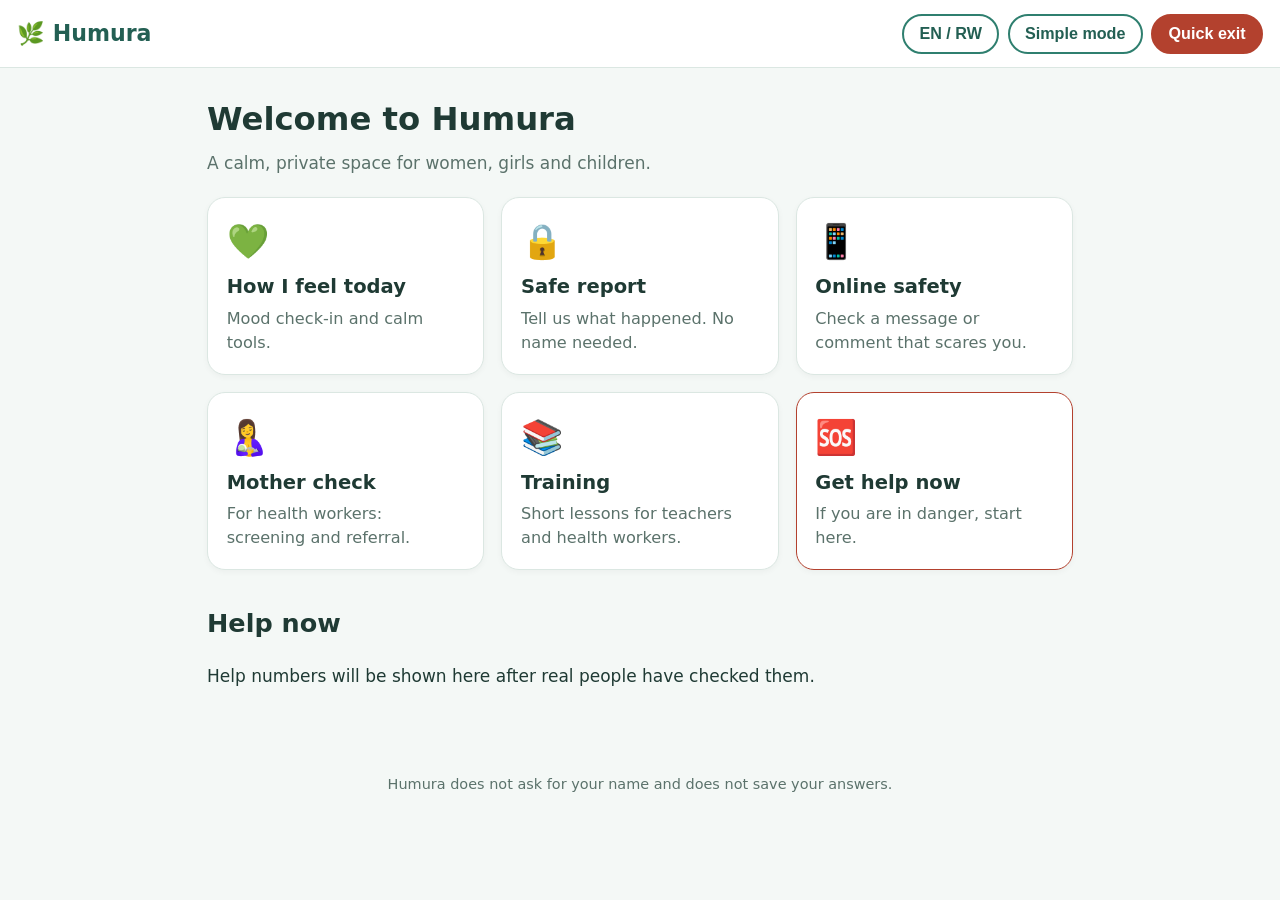
<file: humura/public/index.html>
<!DOCTYPE html>
<html lang="en">
<head>
  <meta charset="UTF-8">
  <meta name="viewport" content="width=device-width, initial-scale=1">
  <title>Humura</title>
  <link rel="stylesheet" href="css/style.css">
</head>
<body>
<header>
  <div class="logo">🌿 Humura</div>
  <div class="tools">
    <button class="btn" id="langBtn">EN / RW</button>
    <button class="btn" id="simpleBtn" data-i18n="simple">Simple mode</button>
    <button class="btn exit" id="exitBtn" data-i18n="exit">Quick exit</button>
  </div>
</header>

<main>
  <section class="hero">
    <h1 data-i18n="welcome">Welcome to Humura</h1>
    <p data-i18n="tagline">A calm, private space for women, girls and children.</p>
  </section>

  <section class="grid">
    <a class="card" href="wellbeing.html">
      <div class="icon">💚</div>
      <h2 data-i18n="c1t">How I feel today</h2>
      <p data-i18n="c1p">Mood check-in and calm tools.</p>
    </a>
    <a class="card" href="safe-report.html">
      <div class="icon">🔒</div>
      <h2 data-i18n="c2t">Safe report</h2>
      <p data-i18n="c2p">Tell us what happened. No name needed.</p>
    </a>
    <a class="card" href="online-safety.html">
      <div class="icon">📱</div>
      <h2 data-i18n="c3t">Online safety</h2>
      <p data-i18n="c3p">Check a message or comment that scares you.</p>
    </a>
    <a class="card" href="mother-check.html">
      <div class="icon">🤱</div>
      <h2 data-i18n="c4t">Mother check</h2>
      <p data-i18n="c4p">For health workers: screening and referral.</p>
    </a>
    <a class="card" href="training.html">
      <div class="icon">📚</div>
      <h2 data-i18n="c5t">Training</h2>
      <p data-i18n="c5p">Short lessons for teachers and health workers.</p>
    </a>
    <a class="card help" href="#help">
      <div class="icon">🆘</div>
      <h2 data-i18n="c6t">Get help now</h2>
      <p data-i18n="c6p">If you are in danger, start here.</p>
    </a>
  </section>

  <section id="help" style="margin-top:2rem">
    <h2 data-i18n="helpTitle">Help now</h2>
    <p data-i18n="helpText">Help numbers will be shown here after real people have checked them.</p>
  </section>
</main>

<footer data-i18n="privacy">Humura does not ask for your name and does not save your answers.</footer>

<script>
/* RW text is DRAFT. Real Kinyarwanda speakers must check it before publishing. */
var T = {
  en:{simple:"Simple mode",exit:"Quick exit",welcome:"Welcome to Humura",
    tagline:"A calm, private space for women, girls and children.",
    c1t:"How I feel today",c1p:"Mood check-in and calm tools.",
    c2t:"Safe report",c2p:"Tell us what happened. No name needed.",
    c3t:"Online safety",c3p:"Check a message or comment that scares you.",
    c4t:"Mother check",c4p:"For health workers: screening and referral.",
    c5t:"Training",c5p:"Short lessons for teachers and health workers.",
    c6t:"Get help now",c6p:"If you are in danger, start here.",
    helpTitle:"Help now",
    helpText:"Help numbers will be shown here after real people have checked them.",
    privacy:"Humura does not ask for your name and does not save your answers."},
  rw:{simple:"Uburyo bworoshye",exit:"Sohoka vuba",welcome:"Ikaze kuri Humura",
    tagline:"Umwanya utuje kandi w'ibanga ku bagore, abakobwa n'abana.",
    c1t:"Uko ndiyumva uyu munsi",c1p:"Isuzuma ry'amarangamutima n'uburyo bwo gutuza.",
    c2t:"Tanga ikirego mu ibanga",c2p:"Tubwire ibyabaye. Nta zina rikenewe.",
    c3t:"Umutekano kuri murandasi",c3p:"Genzura ubutumwa bukubangamiye.",
    c4t:"Isuzuma ry'umubyeyi",c4p:"Ku baganga: isuzuma no kohereza.",
    c5t:"Amasomo",c5p:"Amasomo magufi ku barezi no ku bajyanama b'ubuzima.",
    c6t:"Ubufasha bwihuse",c6p:"Niba uri mu kaga, tangirira hano.",
    helpTitle:"Ubufasha bwihuse",
    helpText:"Nimero z'ubufasha ziraza hano zimaze kugenzurwa.",
    privacy:"Humura ntisaba izina ryawe kandi ntibika ibisubizo byawe."}
};
var lang = "en";
function render(){
  document.querySelectorAll("[data-i18n]").forEach(function(el){
    el.textContent = T[lang][el.getAttribute("data-i18n")];
  });
  document.documentElement.lang = lang;
}
document.getElementById("langBtn").onclick = function(){
  lang = (lang === "en") ? "rw" : "en"; render();
};
document.getElementById("simpleBtn").onclick = function(){
  document.body.classList.toggle("simple");
};
document.getElementById("exitBtn").onclick = function(){
  window.location.replace("https://www.google.com");
};
render();
</script>
</body>
</html>
</file>
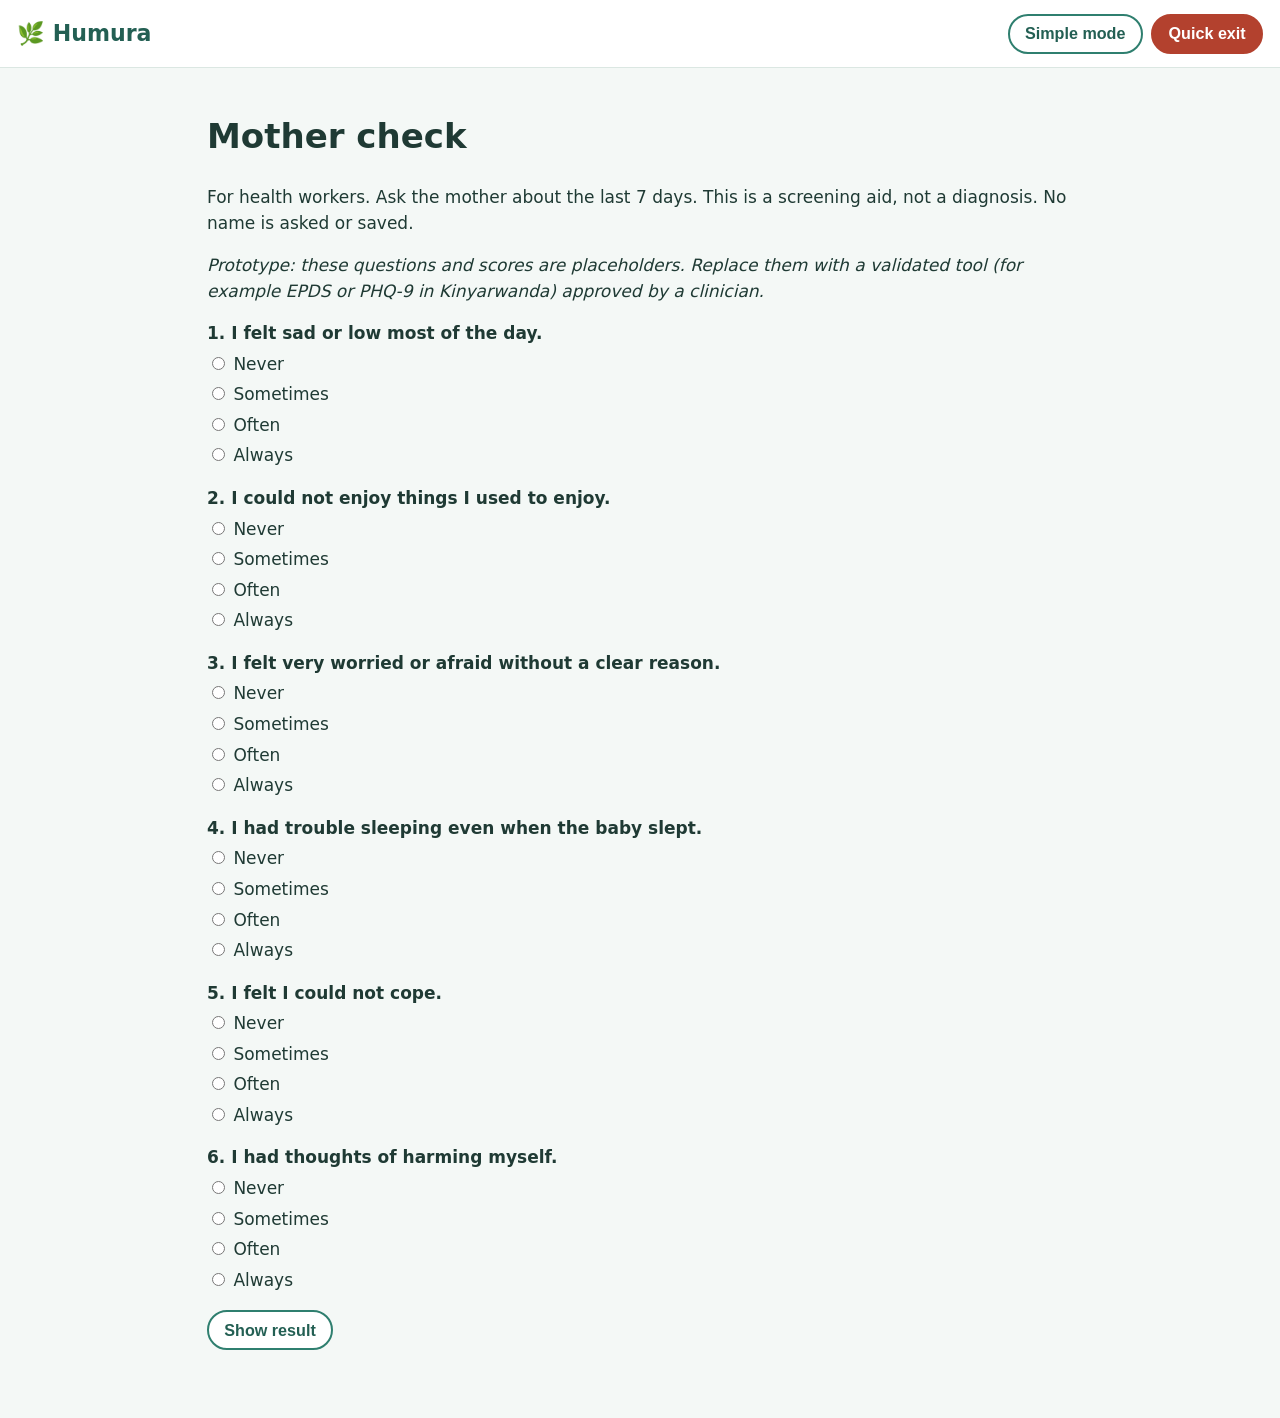
<file: humura/public/mother-check.html>
<!DOCTYPE html><html lang="en"><head><meta charset="UTF-8"><meta name="viewport" content="width=device-width,initial-scale=1"><title>Mother check · Humura</title><link rel="stylesheet" href="css/style.css"><link rel="stylesheet" href="css/pages.css"></head><body><div id="hdr"></div><main>
<h1>Mother check</h1>
<p>For health workers. Ask the mother about the last 7 days. This is a screening aid, not a diagnosis. No name is asked or saved.</p>
<p><i>Prototype: these questions and scores are placeholders. Replace them with a validated tool (for example EPDS or PHQ-9 in Kinyarwanda) approved by a clinician.</i></p>
<div id="f"></div><p><button class="btn" id="go">Show result</button></p>
<div id="out" class="box" hidden></div>
</main><script src="js/common.js"></script>
<script>
var Q=['I felt sad or low most of the day.','I could not enjoy things I used to enjoy.','I felt very worried or afraid without a clear reason.','I had trouble sleeping even when the baby slept.','I felt I could not cope.','I had thoughts of harming myself.'];
var O=['Never','Sometimes','Often','Always'];
document.getElementById('f').innerHTML=Q.map(function(q,i){return '<div class="q"><b>'+(i+1)+'. '+q+'</b>'+O.map(function(o,v){return '<label><input type="radio" name="q'+i+'" value="'+v+'"> '+o+'</label>'}).join('')+'</div>'}).join('');
var L={ok:['OK','ok','Continue routine care. Offer information about support.'],support:['SUPPORT','sup','Offer counselling or a follow-up visit within 2 weeks.'],refer:['REFER NOW','ref','Stay with the mother. Refer to the nearest health facility today.']};
document.getElementById('go').onclick=function(){
  var s=0,h=0;
  for(var i=0;i<Q.length;i++){var c=document.querySelector('input[name=q'+i+']:checked');
    if(!c){alert('Please answer question '+(i+1));return}
    if(i<5)s+=+c.value;else h=+c.value}
  var lv=(h>0||s>=9)?'refer':s>=5?'support':'ok',l=L[lv];
  var code='HM-'+Math.random().toString(36).slice(2,8).toUpperCase();
  var note='Referral note\nCode: '+code+'\nDate: '+new Date().toISOString().slice(0,10)+'\nResult: '+l[0]+(h>0?' (safety concern flagged)':'')+'\nThis is a screening result, not a diagnosis.';
  var o=document.getElementById('out');o.hidden=false;
  o.innerHTML='<h2 class="'+l[1]+'">'+l[0]+'</h2><p>'+l[2]+'</p><pre>'+note+'</pre><button class="btn" id="cp">Copy note</button> <button class="btn" id="sd">Send anonymous count to DHIS2</button><p id="st"></p>';
  document.getElementById('cp').onclick=function(){navigator.clipboard.writeText(note)};
  document.getElementById('sd').onclick=function(){
    var st=document.getElementById('st');st.textContent='Sending...';
    fetch('/api/dhis2-push',{method:'POST',headers:{'Content-Type':'application/json'},body:JSON.stringify({level:lv})})
      .then(function(r){return r.json()}).then(function(j){st.textContent=j.ok?'Anonymous count sent to DHIS2.':'Not sent: '+(j.error||'error')})
      .catch(function(){st.textContent='Not sent: no connection. Try again later.'});
  };
};
</script></body></html>
</file>
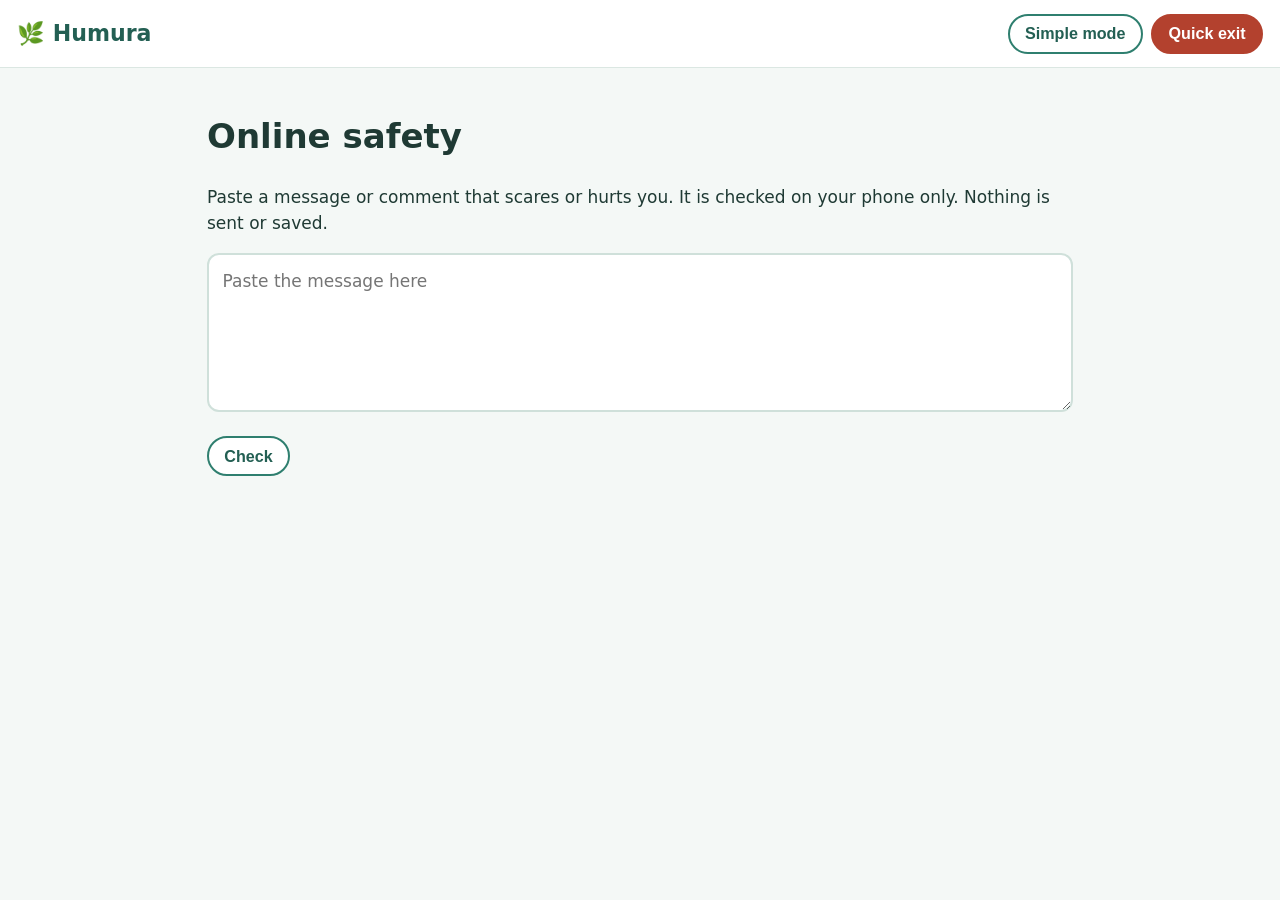
<file: humura/public/online-safety.html>
<!DOCTYPE html><html lang="en"><head><meta charset="UTF-8"><meta name="viewport" content="width=device-width,initial-scale=1"><title>Online safety · Humura</title><link rel="stylesheet" href="css/style.css"><link rel="stylesheet" href="css/pages.css"></head><body><div id="hdr"></div><main>
<h1>Online safety</h1>
<p>Paste a message or comment that scares or hurts you. It is checked on your phone only. Nothing is sent or saved.</p>
<textarea id="t" rows="5" placeholder="Paste the message here"></textarea>
<p><button class="btn" id="go">Check</button></p>
<div id="out" class="box" hidden></div><div id="help" class="box warn" hidden></div>
</main><script src="js/common.js"></script><script src="js/safety-rules.js"></script>
<script>
var A={threat:'This looks like a threat.',selfharm:'This mentions hurting a life. Please talk to someone now.',blackmail:'This looks like blackmail or a threat to share your pictures.',sexual:'This looks like sexual harassment.',insult:'This looks like insults or bullying.'};
function steps(){return '<h3>What to do</h3><ol><li><b>Save proof:</b> take a screenshot with the date and sender. Do not delete it.</li><li><b>Do not reply</b> and do not meet this person.</li><li><b>Block</b> the sender and report the account on the app.</li><li><b>Tell a trusted adult</b> or a health worker. It is not your fault.</li></ol>'}
document.getElementById('go').onclick=function(){
  var r=scan(document.getElementById('t').value),o=document.getElementById('out');o.hidden=false;
  if(!r.length){o.innerHTML='<p>No known warning words found. If it makes you feel unsafe, trust your feeling and follow these steps.</p>'+steps();return}
  o.innerHTML='<ul>'+r.map(function(k){return '<li>'+A[k]+'</li>'}).join('')+'</ul>'+steps();
  if(r.some(function(k){return k!='insult'&&k!='sexual'}))showHelp(document.getElementById('help'));
};
</script></body></html>
</file>
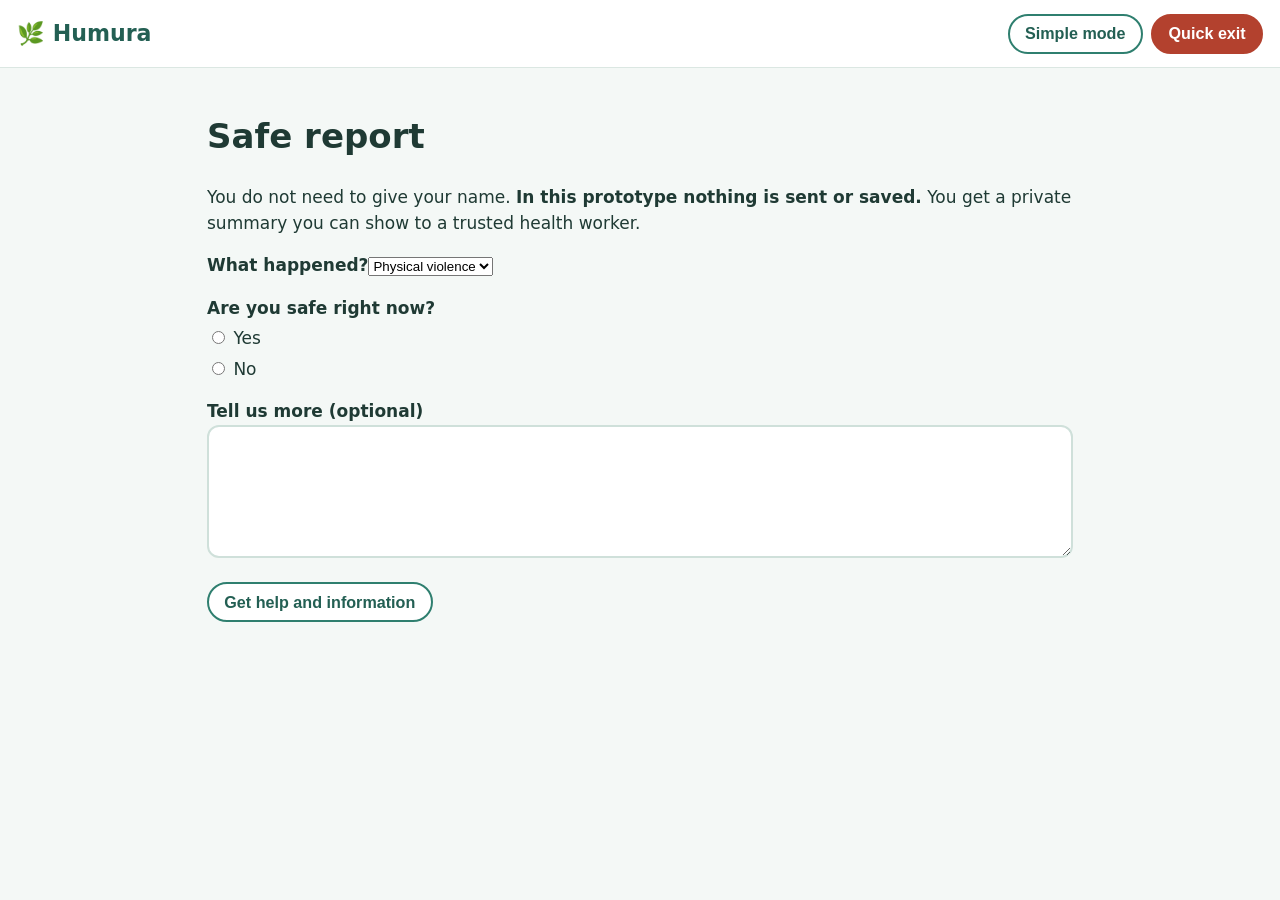
<file: humura/public/safe-report.html>
<!DOCTYPE html><html lang="en"><head><meta charset="UTF-8"><meta name="viewport" content="width=device-width,initial-scale=1"><title>Safe report · Humura</title><link rel="stylesheet" href="css/style.css"><link rel="stylesheet" href="css/pages.css"></head><body><div id="hdr"></div><main>
<h1>Safe report</h1>
<p>You do not need to give your name. <b>In this prototype nothing is sent or saved.</b> You get a private summary you can show to a trusted health worker.</p>
<div class="q"><b>What happened?</b><select id="w"><option>Physical violence</option><option>Threats</option><option>Sexual violence</option><option>Online abuse</option><option>Neglect</option><option>Something else</option></select></div>
<div class="q"><b>Are you safe right now?</b><label><input type="radio" name="s" value="y"> Yes</label><label><input type="radio" name="s" value="n"> No</label></div>
<div class="q"><b>Tell us more (optional)</b><textarea id="t" rows="4"></textarea></div>
<p><button class="btn" id="go">Get help and information</button></p>
<div id="out" class="box" hidden></div><div id="help" class="box warn" hidden></div>
</main><script src="js/common.js"></script><script src="js/safety-rules.js"></script>
<script>
document.getElementById('go').onclick=function(){
  var s=document.querySelector('input[name=s]:checked');if(!s){alert('Please tell us if you are safe right now.');return}
  var w=document.getElementById('w').value,r=scan(document.getElementById('t').value),o=document.getElementById('out');
  var danger=s.value=='n'||r.some(function(k){return k=='threat'||k=='selfharm'||k=='blackmail'});
  var sum='Summary (no name)\nDate: '+new Date().toISOString().slice(0,10)+'\nWhat happened: '+w+'\nSafe now: '+(s.value=='y'?'yes':'NO');
  o.hidden=false;
  o.innerHTML='<p><b>What happened is not your fault.</b> You can get care and support.</p><ul><li>Go to the nearest health facility. Ask for the Isange One Stop Center if there is one (a real person must confirm the nearest one for your area).</li><li>Tell a trusted adult.</li><li>Keep any proof, such as messages or photos.</li></ul><pre>'+sum+'</pre><button class="btn" id="cp">Copy summary</button>';
  document.getElementById('cp').onclick=function(){navigator.clipboard.writeText(sum)};
  if(danger)showHelp(document.getElementById('help'));else document.getElementById('help').hidden=true;
};
</script></body></html>
</file>
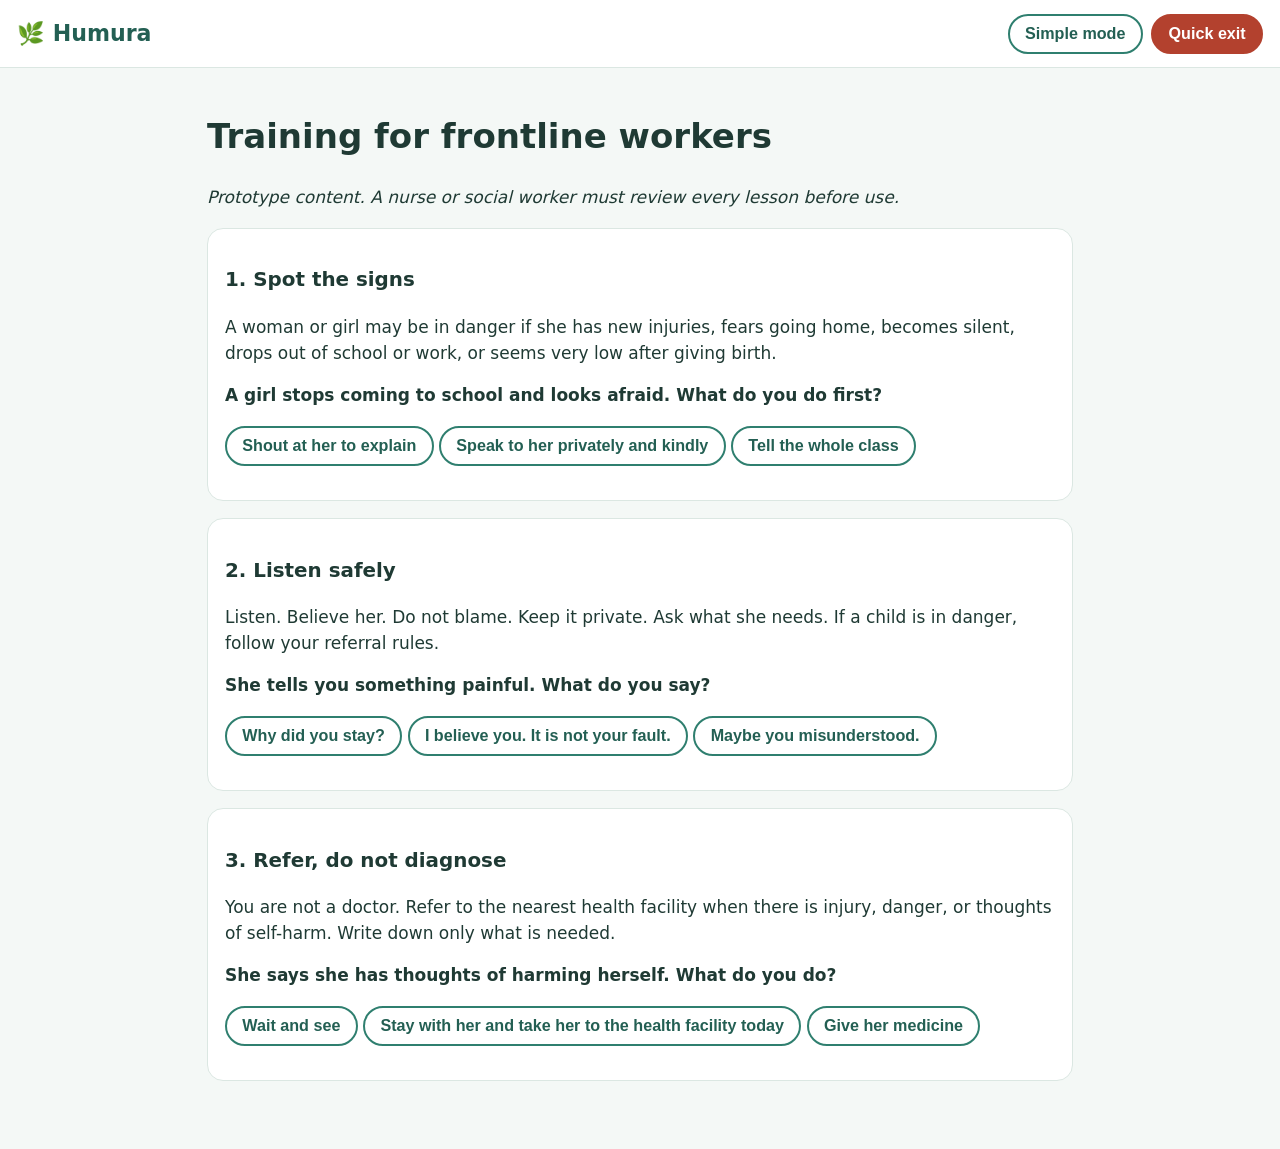
<file: humura/public/training.html>
<!DOCTYPE html><html lang="en"><head><meta charset="UTF-8"><meta name="viewport" content="width=device-width,initial-scale=1"><title>Training · Humura</title><link rel="stylesheet" href="css/style.css"><link rel="stylesheet" href="css/pages.css"></head><body><div id="hdr"></div><main>
<h1>Training for frontline workers</h1>
<p><i>Prototype content. A nurse or social worker must review every lesson before use.</i></p>
<div id="L"></div>
</main><script src="js/common.js"></script>
<script>
var D=[
{t:'1. Spot the signs',x:'A woman or girl may be in danger if she has new injuries, fears going home, becomes silent, drops out of school or work, or seems very low after giving birth.',q:'A girl stops coming to school and looks afraid. What do you do first?',o:['Shout at her to explain','Speak to her privately and kindly','Tell the whole class'],a:1},
{t:'2. Listen safely',x:'Listen. Believe her. Do not blame. Keep it private. Ask what she needs. If a child is in danger, follow your referral rules.',q:'She tells you something painful. What do you say?',o:['Why did you stay?','I believe you. It is not your fault.','Maybe you misunderstood.'],a:1},
{t:'3. Refer, do not diagnose',x:'You are not a doctor. Refer to the nearest health facility when there is injury, danger, or thoughts of self-harm. Write down only what is needed.',q:'She says she has thoughts of harming herself. What do you do?',o:['Wait and see','Stay with her and take her to the health facility today','Give her medicine'],a:1}
];
document.getElementById('L').innerHTML=D.map(function(d,i){return '<div class="box"><h3>'+d.t+'</h3><p>'+d.x+'</p><p><b>'+d.q+'</b></p>'+d.o.map(function(o,j){return '<button class="btn" data-i="'+i+'" data-j="'+j+'">'+o+'</button> '}).join('')+'<p id="f'+i+'"></p></div>'}).join('');
document.querySelectorAll('[data-i]').forEach(function(b){b.onclick=function(){
  var d=D[b.dataset.i],ok=+b.dataset.j==d.a,f=document.getElementById('f'+b.dataset.i);
  f.className=ok?'ok':'ref';f.textContent=ok?'Correct. Well done.':'Not quite. Read the lesson again and try another answer.';
}});
</script></body></html>
</file>
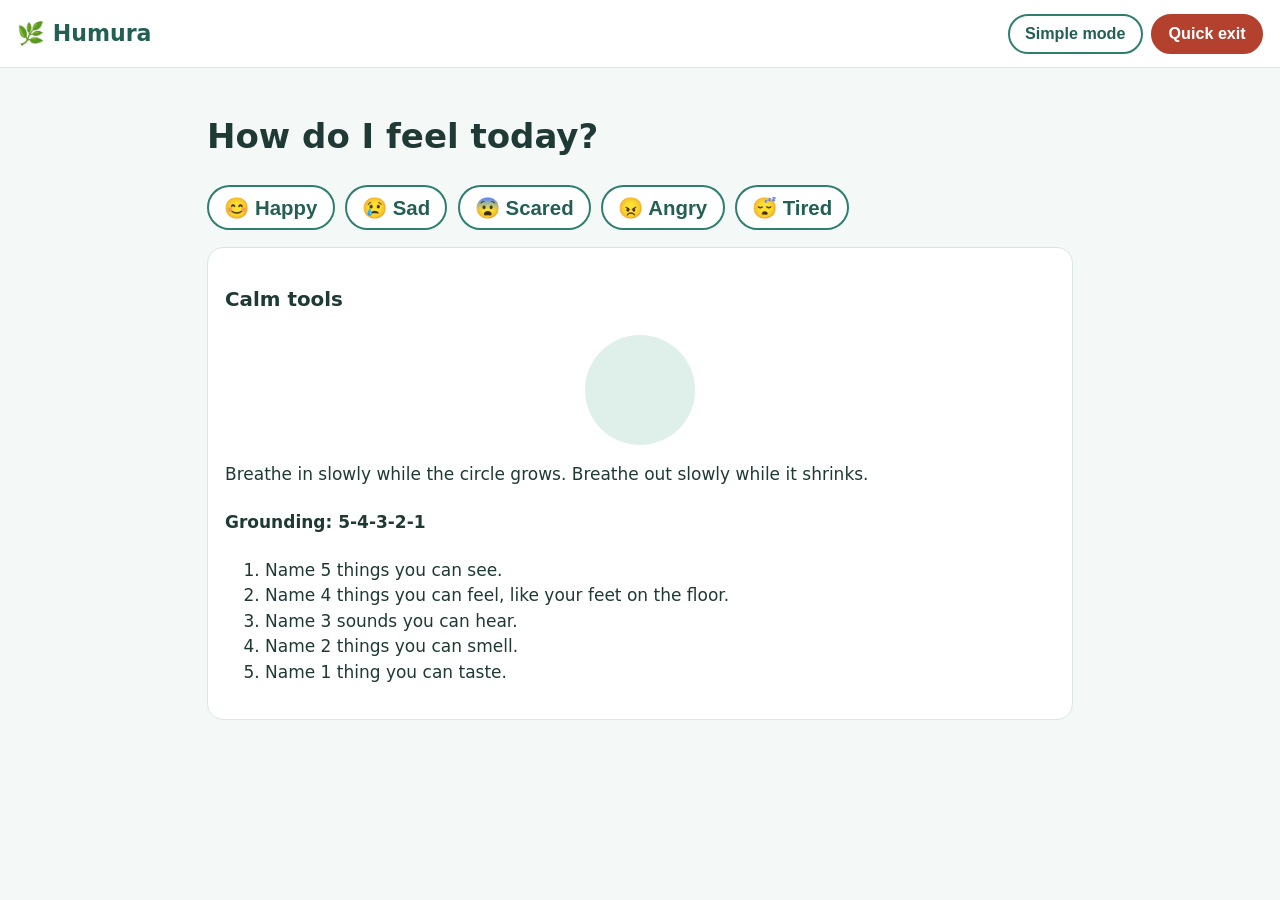
<file: humura/public/wellbeing.html>
<!DOCTYPE html><html lang="en"><head><meta charset="UTF-8"><meta name="viewport" content="width=device-width,initial-scale=1"><title>How I feel · Humura</title><link rel="stylesheet" href="css/style.css"><link rel="stylesheet" href="css/pages.css"></head><body><div id="hdr"></div><main>
<h1>How do I feel today?</h1>
<div class="moods">
<button class="btn" data-m="happy">😊 Happy</button><button class="btn" data-m="sad">😢 Sad</button>
<button class="btn" data-m="scared">😨 Scared</button><button class="btn" data-m="angry">😠 Angry</button>
<button class="btn" data-m="tired">😴 Tired</button></div>
<div id="r" class="box" hidden></div><div id="help" class="box warn" hidden></div>
<div class="box"><h3>Calm tools</h3><div id="ball"></div>
<p>Breathe in slowly while the circle grows. Breathe out slowly while it shrinks.</p>
<h4>Grounding: 5-4-3-2-1</h4>
<ol><li>Name 5 things you can see.</li><li>Name 4 things you can feel, like your feet on the floor.</li><li>Name 3 sounds you can hear.</li><li>Name 2 things you can smell.</li><li>Name 1 thing you can taste.</li></ol></div>
</main><script src="js/common.js"></script>
<script>
var M={happy:'Good to hear. Keep doing what helps you feel well.',sad:'It is okay to feel sad. You are not alone. Try the calm tools below.',scared:'Feeling scared is hard. You are not alone. Try the calm tools, and ask a trusted person to stay with you.',angry:'Anger is a feeling that can be heard. Breathe first, then tell someone you trust.',tired:'Rest matters. Drink water, rest, and ask for help with heavy work.'};
document.querySelectorAll('[data-m]').forEach(function(b){b.onclick=function(){
  var r=document.getElementById('r'),m=b.dataset.m;r.hidden=false;document.getElementById('help').hidden=true;
  r.innerHTML='<p>'+M[m]+'</p>'+(m=='happy'?'':'<p><b>Do you feel safe right now?</b></p><button class="btn" id="y">Yes</button> <button class="btn exit" id="n">No</button><p id="ty"></p>');
  if(m!='happy'){
    document.getElementById('y').onclick=function(){document.getElementById('ty').textContent='Thank you. Be kind to yourself today.'};
    document.getElementById('n').onclick=function(){showHelp(document.getElementById('help'))};
  }
}});
</script></body></html>
</file>
<file: humura/public/css/style.css>
:root{
  --bg:#f4f8f6; --card:#ffffff; --ink:#1f3a34; --muted:#5b726b;
  --brand:#2f7f6f; --brand-dark:#235f53; --soft:#dff0ea; --warn:#b3412e;
}
*{box-sizing:border-box}
html{font-size:17px}
body.simple{font-size:1.25rem}
body{
  margin:0; background:var(--bg); color:var(--ink);
  font-family:system-ui,-apple-system,"Segoe UI",Roboto,Arial,sans-serif;
  line-height:1.5;
}
header{
  display:flex; flex-wrap:wrap; gap:.6rem; align-items:center;
  justify-content:space-between; padding:.8rem 1rem;
  background:var(--card); border-bottom:1px solid #dbe7e2;
  position:sticky; top:0; z-index:10;
}
.logo{font-weight:800; font-size:1.3rem; color:var(--brand-dark)}
.tools{display:flex; gap:.5rem; flex-wrap:wrap}
.btn{
  border:2px solid var(--brand); background:var(--card); color:var(--brand-dark);
  padding:.5rem .9rem; border-radius:999px; font-size:.95rem;
  font-weight:600; cursor:pointer;
}
.btn:hover{background:var(--soft)}
.btn.exit{background:var(--warn); border-color:var(--warn); color:#fff}
main{max-width:900px; margin:0 auto; padding:1.2rem 1rem 3rem}
.hero h1{margin:.4rem 0; font-size:1.9rem}
.hero p{margin:.2rem 0 1.2rem; color:var(--muted)}
.grid{display:grid; gap:1rem; grid-template-columns:repeat(auto-fit,minmax(250px,1fr))}
.card{
  display:block; text-decoration:none; color:inherit;
  background:var(--card); border:1px solid #dbe7e2; border-radius:18px;
  padding:1.1rem; box-shadow:0 2px 6px rgba(0,0,0,.04);
}
.card:hover,.card:focus{border-color:var(--brand); outline:none}
.card .icon{font-size:2rem}
.card h2{margin:.3rem 0; font-size:1.15rem}
.card p{margin:0; color:var(--muted); font-size:.95rem}
.help{border-color:var(--warn)}
footer{
  max-width:900px; margin:0 auto; padding:1rem; color:var(--muted);
  font-size:.85rem; text-align:center;
}
</file>
<file: humura/public/css/pages.css>
textarea{width:100%;padding:.8rem;border:2px solid #cfe0da;border-radius:12px;font:inherit}
.box{background:#fff;border:1px solid #dbe7e2;border-radius:16px;padding:1rem;margin:1rem 0}
.box[hidden]{display:none}
.warn{border-color:var(--warn);background:#fff4f1}
.moods{display:flex;flex-wrap:wrap;gap:.6rem}
.moods .btn{font-size:1.2rem}
.q{margin:1rem 0}.q label{display:block;margin:.3rem 0}
#ball{width:110px;height:110px;border-radius:50%;background:var(--soft);margin:1rem auto;animation:br 8s infinite ease-in-out}
@keyframes br{0%,100%{transform:scale(.6)}50%{transform:scale(1.15)}}
@media(prefers-reduced-motion:reduce){#ball{animation:none}}
.ok{color:#1f7a4d}.sup{color:#a36a00}.ref{color:var(--warn)}
pre{white-space:pre-wrap;background:#f0f5f3;padding:.8rem;border-radius:10px}
</file>
